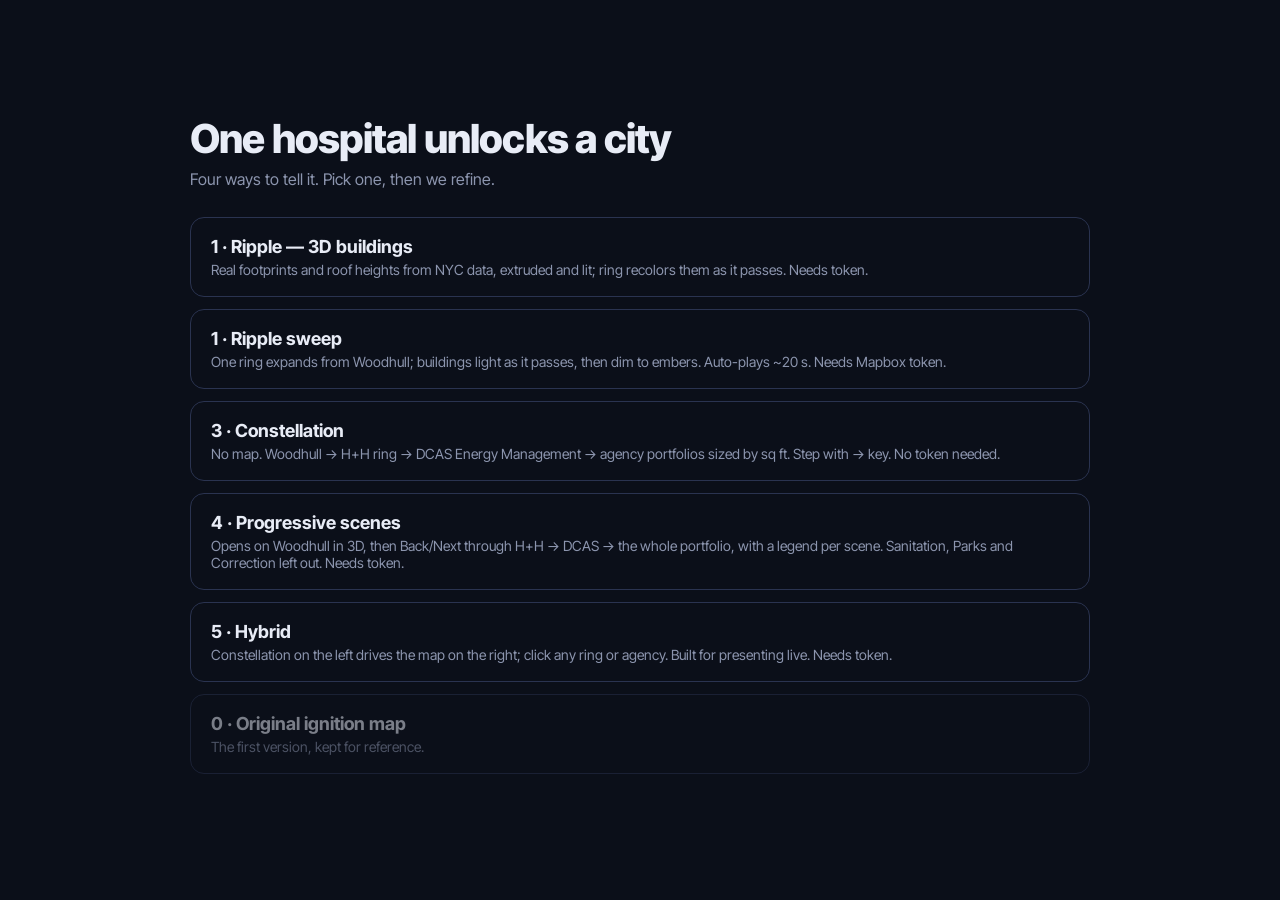
<file: index.html>
<!doctype html><html lang="en"><head><meta charset="utf-8"><title>INOVUES — visual options</title>
<link href="https://fonts.googleapis.com/css2?family=Inter+Tight:wght@400;600;800&display=swap" rel="stylesheet"><link rel="stylesheet" href="shared.css">
<style>body{display:grid;place-items:center}.grid{max-width:900px;padding:32px}.grid h1{font-size:40px;font-weight:800;letter-spacing:-.02em;margin:0 0 6px}.grid p{color:var(--muted);margin:0 0 28px}
.opt{display:block;text-decoration:none;color:var(--text);border:1px solid #2A3350;border-radius:14px;padding:18px 20px;margin-bottom:12px}.opt:hover{border-color:var(--cyan)}.opt b{font-size:18px}.opt span{display:block;color:var(--muted);font-size:14px;margin-top:4px}</style></head>
<body><div class="grid"><h1>One hospital unlocks a city</h1><p>Four ways to tell it. Pick one, then we refine.</p>
<a class="opt" href="ripple3d.html"><b>1 · Ripple — 3D buildings</b><span>Real footprints and roof heights from NYC data, extruded and lit; ring recolors them as it passes. Needs token.</span></a>
<a class="opt" href="ripple.html"><b>1 · Ripple sweep</b><span>One ring expands from Woodhull; buildings light as it passes, then dim to embers. Auto-plays ~20 s. Needs Mapbox token.</span></a>
<a class="opt" href="constellation.html"><b>3 · Constellation</b><span>No map. Woodhull → H+H ring → DCAS Energy Management → agency portfolios sized by sq ft. Step with → key. No token needed.</span></a>
<a class="opt" href="scenes.html"><b>4 · Progressive scenes</b><span>Opens on Woodhull in 3D, then Back/Next through H+H → DCAS → the whole portfolio, with a legend per scene. Sanitation, Parks and Correction left out. Needs token.</span></a>
<a class="opt" href="hybrid.html"><b>5 · Hybrid</b><span>Constellation on the left drives the map on the right; click any ring or agency. Built for presenting live. Needs token.</span></a>
<a class="opt" href="original.html" style="opacity:.5"><b>0 · Original ignition map</b><span>The first version, kept for reference.</span></a>
</div></body></html>
</file>
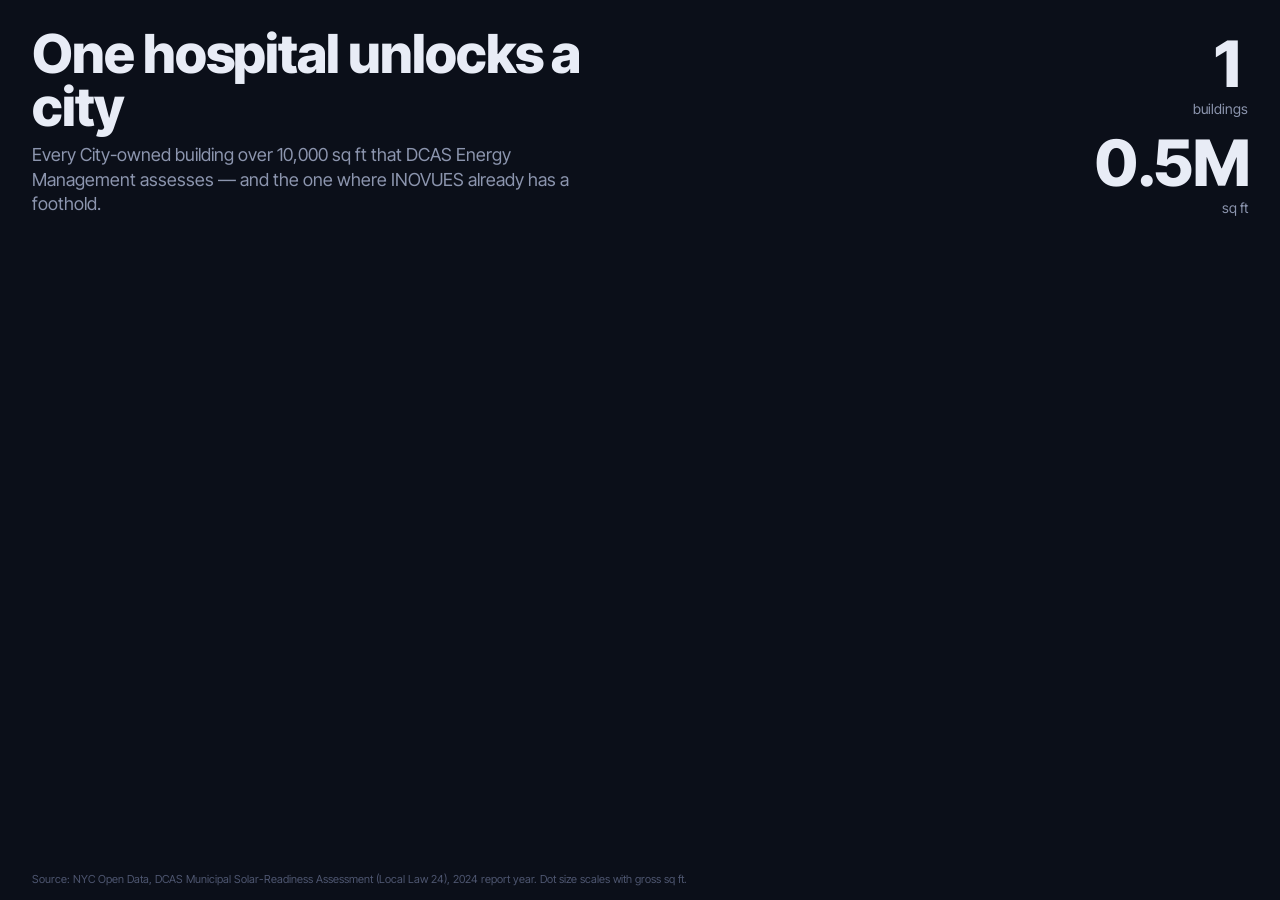
<file: original.html>
<!doctype html>
<html lang="en">
<head>
<meta charset="utf-8">
<meta name="viewport" content="width=device-width,initial-scale=1">
<title>One hospital unlocks a city — INOVUES</title>
<link href="https://api.mapbox.com/mapbox-gl-js/v3.6.0/mapbox-gl.css" rel="stylesheet">
<script src="https://api.mapbox.com/mapbox-gl-js/v3.6.0/mapbox-gl.js"></script>
<script src="config.js"></script>
<link rel="preconnect" href="https://fonts.googleapis.com">
<link href="https://fonts.googleapis.com/css2?family=Inter+Tight:wght@400;600;800&display=swap" rel="stylesheet">
<style>
  :root{
    --ink:#0B0F19; --panel:rgba(11,15,25,.72); --text:#E8ECF6; --muted:#8C95AE; --cyan:#00E5FF;
    --doe:#F5B942; --nypd:#5B8DEF; --fdny:#EF5B5B; --dpr:#6BCB77; --cuny:#C77DFF; --dsny:#A0A0A0;
    --dcas:#FFFFFF; --dot:#FF9F1C; --doc:#B5651D; --lib:#F2E863; --dep:#3ABEFF; --other:#8890A0;
  }
  html,body{margin:0;height:100%;background:var(--ink);font-family:"Inter Tight",system-ui,sans-serif;color:var(--text)}
  #map{position:absolute;inset:0}
  .mapboxgl-ctrl-logo,.mapboxgl-ctrl-attrib{opacity:.55}

  /* headline block */
  .head{position:absolute;left:32px;top:28px;max-width:min(560px,80vw);pointer-events:none}
  .head h1{font-size:clamp(28px,4.2vw,54px);font-weight:800;line-height:.98;letter-spacing:-.02em;margin:0 0 10px}
  .head p{margin:0;font-size:clamp(14px,1.4vw,19px);color:var(--muted);line-height:1.35}

  /* live counter */
  .count{position:absolute;right:32px;top:32px;text-align:right;pointer-events:none}
  .count .n{font-size:clamp(34px,5vw,64px);font-weight:800;letter-spacing:-.03em;line-height:1;font-variant-numeric:tabular-nums}
  .count .l{color:var(--muted);font-size:14px;margin-top:4px}
  .count .sq{margin-top:14px}

  /* caption */
  .cap{position:absolute;left:32px;bottom:44px;max-width:min(520px,84vw);pointer-events:none}
  .cap .wave{display:inline-block;padding:4px 10px;border-radius:999px;font-size:13px;font-weight:600;background:var(--cyan);color:#062028;margin-bottom:10px;opacity:0;transition:opacity .4s}
  .cap .txt{font-size:clamp(16px,1.7vw,22px);line-height:1.3;opacity:0;transition:opacity .5s}
  .cap.on .wave,.cap.on .txt{opacity:1}

  /* legend + controls */
  .legend{position:absolute;right:32px;bottom:44px;background:var(--panel);backdrop-filter:blur(8px);border-radius:12px;padding:14px 16px;font-size:13px;line-height:1.7;opacity:0;transition:opacity .6s;pointer-events:none}
  .legend.on{opacity:1;pointer-events:auto}
  .legend div{display:flex;align-items:center;gap:8px;white-space:nowrap}
  .legend i{width:10px;height:10px;border-radius:50%;display:inline-block}
  .legend .cols{display:grid;grid-template-columns:1fr 1fr;column-gap:22px}
  .replay{position:absolute;left:50%;bottom:44px;transform:translateX(-50%);background:var(--cyan);color:#062028;border:0;border-radius:999px;padding:10px 20px;font:600 14px "Inter Tight",sans-serif;cursor:pointer;opacity:0;pointer-events:none;transition:opacity .5s}
  .replay.on{opacity:1;pointer-events:auto}
  .replay:focus-visible{outline:3px solid #fff;outline-offset:2px}
  .src{position:absolute;left:32px;bottom:14px;font-size:11px;color:#4E5670;pointer-events:none}
  .err{position:absolute;inset:0;display:none;place-items:center;background:var(--ink);padding:24px;text-align:center;line-height:1.5}
  .err.on{display:grid}
  .err code{background:#1a2133;padding:2px 6px;border-radius:4px}
  @media (max-width:700px){.count{top:auto;bottom:140px;right:20px}.head{left:20px;top:20px}.cap{left:20px;bottom:100px}.legend{display:none}.src{left:20px}}
</style>
</head>
<body>
<div id="map"></div>

<div class="head">
  <h1>One hospital unlocks a city</h1>
  <p>Every City-owned building over 10,000 sq ft that DCAS Energy Management assesses — and the one where INOVUES already has a foothold.</p>
</div>

<div class="count">
  <div class="n" id="nb">1</div><div class="l">buildings</div>
  <div class="n sq" id="nsq">0.5M</div><div class="l">sq ft</div>
</div>

<div class="cap" id="cap"><span class="wave" id="capw">Today</span><div class="txt" id="capt"></div></div>

<div class="legend" id="legend">
  <div class="cols">
    <div><i style="background:var(--cyan)"></i>H+H hospitals</div><div><i style="background:var(--doe)"></i>DOE schools</div>
    <div><i style="background:var(--nypd)"></i>NYPD</div><div><i style="background:var(--fdny)"></i>FDNY</div>
    <div><i style="background:var(--dcas)"></i>DCAS</div><div><i style="background:var(--doc)"></i>DOC</div>
    <div><i style="background:var(--dpr)"></i>Parks</div><div><i style="background:var(--cuny)"></i>CUNY</div>
    <div><i style="background:var(--lib)"></i>Libraries</div><div><i style="background:var(--dep)"></i>DEP</div>
    <div><i style="background:var(--dot)"></i>DOT</div><div><i style="background:var(--dsny)"></i>Sanitation</div>
    <div><i style="background:var(--other)"></i>Other agencies</div>
  </div>
</div>
<button class="replay" id="replay">Replay</button>
<div class="src">Source: NYC Open Data, DCAS Municipal Solar-Readiness Assessment (Local Law 24), 2024 report year. Dot size scales with gross sq ft.</div>
<div class="err" id="err"><div>Mapbox token missing. Open <code>config.js</code> and paste your public token, then reload.</div></div>

<script>
// ---------- setup ----------
const WOODHULL=[-73.941604,40.700528];
const CITY={center:[-73.93,40.70],zoom:9.9,pitch:0,bearing:0};
const reduced=matchMedia('(prefers-reduced-motion: reduce)').matches;

if(!window.MAPBOX_TOKEN||window.MAPBOX_TOKEN.startsWith('PASTE')){document.getElementById('err').classList.add('on');}
mapboxgl.accessToken=window.MAPBOX_TOKEN;

const map=new mapboxgl.Map({
  container:'map',style:'mapbox://styles/mapbox/dark-v11',
  center:WOODHULL,zoom:14.5,pitch:55,bearing:-20,antialias:true,attributionControl:true
});
map.scrollZoom.disable();

// storyline: [startT, endT, waveLabel, caption]  (T is 0..1 across the ignition)
const STORY=[
  [0.00,0.00,'Today','Woodhull Hospital, Brooklyn. 1,134 secondary window units, NYSERDA-funded, in fabrication. One building, one proof point.'],
  [0.00,0.25,'Same owner','NYC Health + Hospitals runs 66 more buildings on this list. A working install at Woodhull is the reference every one of them will ask for.'],
  [0.25,0.50,'Same buyer','DCAS Energy Management funds envelope retrofits across every agency — courthouses, precincts, firehouses, jails. Same checkbook, same approval path.'],
  [0.50,0.75,'Same building type','1,329 DOE school buildings: single-pane glass, deferred maintenance, occupied year-round. The largest slice of the portfolio.'],
  [0.75,1.00,'The rest of the portfolio','Parks, CUNY, libraries, DEP, DOT, Sanitation. 2,547 buildings, 196 million sq ft — reached through one relationship.'],
];

let feats=null, totals={n:0,sq:0}, anim=null;

const COLOR=['match',['get','agency'],
  'H+H','#00E5FF','DOE','#F5B942','NYPD','#5B8DEF','FDNY','#EF5B5B','DPR','#6BCB77','CUNY','#C77DFF',
  'DSNY','#A0A0A0','DCAS','#FFFFFF','DOT','#FF9F1C','DOC','#B5651D','Libraries','#F2E863','DEP','#3ABEFF','#8890A0'];
const RADIUS=['interpolate',['linear'],['zoom'],
  9,['interpolate',['linear'],['get','sqft'],10000,2,150000,4,600000,8],
  14,['interpolate',['linear'],['get','sqft'],10000,5,150000,10,600000,18]];

map.on('load',async()=>{
  const r=await fetch('buildings.json'); feats=await r.json();
  map.addSource('b',{type:'geojson',data:feats});
  map.addSource('wood',{type:'geojson',data:{type:'FeatureCollection',features:[{type:'Feature',geometry:{type:'Point',coordinates:WOODHULL}}]}});

  // pulse rings under Woodhull
  map.addLayer({id:'pulse',type:'circle',source:'wood',paint:{'circle-color':'#00E5FF','circle-opacity':0.35,'circle-radius':10,'circle-blur':0.6}});
  // all buildings, opacity driven by t
  map.addLayer({id:'dots',type:'circle',source:'b',paint:{
    'circle-color':COLOR,'circle-radius':RADIUS,'circle-opacity':0,'circle-stroke-width':0}});
  // Woodhull marker on top
  map.addLayer({id:'woodpt',type:'circle',source:'wood',paint:{'circle-color':'#FFFFFF','circle-radius':7,'circle-stroke-color':'#00E5FF','circle-stroke-width':3}});

  map.on('mousemove','dots',e=>{const p=e.features[0].properties; map.getCanvas().style.cursor='pointer'; tip.innerHTML=`<b>${p.name}</b><br>${p.agency} · ${(p.sqft/1000).toFixed(0)}k sq ft`; tip.style.display='block'; tip.style.left=e.point.x+14+'px'; tip.style.top=e.point.y+14+'px';});
  map.on('mouseleave','dots',()=>{map.getCanvas().style.cursor=''; tip.style.display='none';});

  run();
});

const tip=document.createElement('div'); Object.assign(tip.style,{position:'absolute',display:'none',background:'rgba(11,15,25,.9)',color:'#E8ECF6',padding:'6px 10px',borderRadius:'8px',fontSize:'12px',pointerEvents:'none',lineHeight:'1.4'}); document.body.appendChild(tip);

// ---------- animation ----------
function setT(T){
  // dots with t <= T are lit; a soft 4% ramp gives each dot a fade-in
  map.setPaintProperty('dots','circle-opacity',['interpolate',['linear'],['get','t'],Math.max(0,T-0.04),0,T,0.85]);
  // counters
  let n=0,sq=0; for(const f of feats.features){ if(f.properties.t<=T){n++;sq+=f.properties.sqft;} }
  document.getElementById('nb').textContent=n.toLocaleString();
  document.getElementById('nsq').textContent=(sq/1e6).toFixed(1)+'M';
}
function caption(i){
  const s=STORY[i]; const c=document.getElementById('cap');
  c.classList.remove('on'); setTimeout(()=>{document.getElementById('capw').textContent=s[2]; document.getElementById('capt').textContent=s[3]; c.classList.add('on');},350);
}
function pulse(ts){
  const k=(ts/1400)%1; map.setPaintProperty('pulse','circle-radius',10+k*40); map.setPaintProperty('pulse','circle-opacity',0.45*(1-k));
  anim=requestAnimationFrame(pulse);
}
function run(){
  cancelAnimationFrame(anim); document.getElementById('legend').classList.remove('on'); document.getElementById('replay').classList.remove('on');
  map.jumpTo({center:WOODHULL,zoom:14.5,pitch:55,bearing:-20});
  setT(0); caption(0); pulse(0);
  if(reduced){ finish(); return; }
  // hold on Woodhull, then pull back to the city
  setTimeout(()=>{
    map.flyTo({...CITY,duration:5000,essential:true,curve:1.4});
  },3200);
  // ignition timeline: 16 s across 4 waves
  const START=performance.now()+6500, DUR=16000; let stage=0;
  function step(now){
    const T=Math.min(1,(now-START)/DUR);
    if(T>=0){ setT(T); const s=STORY.findIndex((s,i)=>i>0&&T>=s[0]&&T<s[1]); if(s>stage){stage=s;caption(s);} }
    if(T<1) anim2=requestAnimationFrame(step); else finish();
  }
  let anim2=requestAnimationFrame(step);
}
function finish(){
  setT(1); caption(4);
  cancelAnimationFrame(anim); map.setPaintProperty('pulse','circle-opacity',0);
  document.getElementById('legend').classList.add('on'); document.getElementById('replay').classList.add('on');
  map.scrollZoom.enable();
}
document.getElementById('replay').addEventListener('click',run);
addEventListener('keydown',e=>{ if(e.code==='Space'&&document.getElementById('replay').classList.contains('on')){e.preventDefault();run();} });
</script>
</body>
</html>
</file>
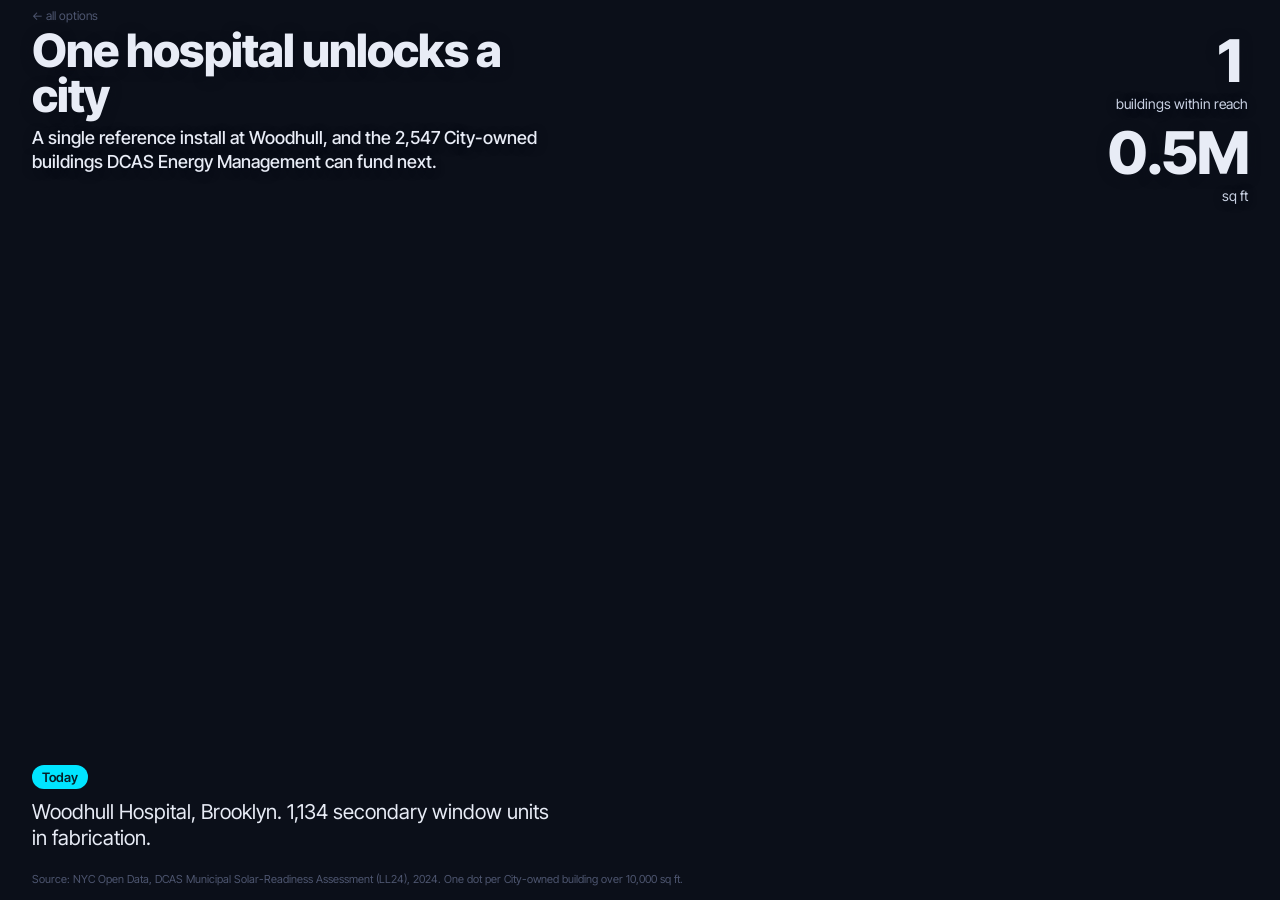
<file: ripple.html>
<!doctype html>
<html lang="en"><head>
<meta charset="utf-8"><meta name="viewport" content="width=device-width,initial-scale=1">
<title>Ripple — One hospital unlocks a city</title>
<link href="https://api.mapbox.com/mapbox-gl-js/v3.6.0/mapbox-gl.css" rel="stylesheet">
<script src="https://api.mapbox.com/mapbox-gl-js/v3.6.0/mapbox-gl.js"></script>
<link href="https://fonts.googleapis.com/css2?family=Inter+Tight:wght@400;600;800&display=swap" rel="stylesheet">
<link rel="stylesheet" href="shared.css">
<script src="config.js"></script><script src="shared.js"></script>
</head><body>
<a class="back" href="index.html">← all options</a>
<div id="map"></div>
<div class="head"><h1>One hospital unlocks a city</h1><p>A single reference install at Woodhull, and the 2,547 City-owned buildings DCAS Energy Management can fund next.</p></div>
<div class="count"><div class="n" id="nb">1</div><div class="l">buildings within reach</div><div class="n sq" id="nsq">0.5M</div><div class="l">sq ft</div></div>
<div class="cap on"><span class="wave" id="capw">Today</span><div class="txt" id="capt">Woodhull Hospital, Brooklyn. 1,134 secondary window units in fabrication.</div></div>
<div class="controls"><button class="btn" id="replay" style="opacity:0;pointer-events:none">Replay</button></div>
<div class="src">Source: NYC Open Data, DCAS Municipal Solar-Readiness Assessment (LL24), 2024. One dot per City-owned building over 10,000 sq ft.</div>
<div class="err" id="err"><div>Mapbox token missing. Open <code>config.js</code>, paste your public token, reload.</div></div>
<script>
const {WOODHULL,COLOR_EXPR,reduced,tokenOk,makeMap,loadData,kmFromWoodhull,circlePolygon,tooltip}=INV;
tokenOk();
const map=makeMap({center:WOODHULL,zoom:13.8,pitch:45,bearing:-15}); map.scrollZoom.disable();
const MAXKM=38, DUR=18000;
const CAPS=[[0,'Today','Woodhull Hospital, Brooklyn. 1,134 secondary window units in fabrication.'],
 [2,'Next door','Kings County, Woodhull, Cumberland — the H+H network starts within a few miles.'],
 [8,'Across the river','Courthouses, precincts, firehouses, schools. Same buyer for all of them: DCAS Energy Management.'],
 [18,'Citywide','Every borough. 2,547 buildings, 196 million sq ft, one approval path.']];
let feats, anim, capIdx=0;
map.on('load',async()=>{
  const d=await loadData(); feats=d.buildings;
  for(const f of feats.features){ f.properties.d=+kmFromWoodhull(...f.geometry.coordinates).toFixed(3); }
  feats.features.sort((a,b)=>a.properties.d-b.properties.d);
  map.addSource('b',{type:'geojson',data:feats});
  map.addSource('ring',{type:'geojson',data:circlePolygon(WOODHULL,0.01)});
  map.addLayer({id:'ringfill',type:'fill',source:'ring',paint:{'fill-color':'#00E5FF','fill-opacity':0.04}});
  map.addLayer({id:'ring',type:'line',source:'ring',paint:{'line-color':'#00E5FF','line-width':2,'line-opacity':.9,'line-blur':1}});
  map.addLayer({id:'dots',type:'circle',source:'b',paint:{'circle-color':COLOR_EXPR,'circle-opacity':0,
    'circle-radius':['interpolate',['linear'],['zoom'],9,['interpolate',['linear'],['get','sqft'],10000,1.6,300000,4,1000000,7],14,['interpolate',['linear'],['get','sqft'],10000,4,300000,10,1000000,16]],
    'circle-stroke-width':0}});
  map.addSource('wood',{type:'geojson',data:{type:'FeatureCollection',features:[{type:'Feature',geometry:{type:'Point',coordinates:WOODHULL}}]}});
  map.addLayer({id:'woodpt',type:'circle',source:'wood',paint:{'circle-color':'#fff','circle-radius':6,'circle-stroke-color':'#00E5FF','circle-stroke-width':3}});
  tooltip(map,'dots'); run();
});
function setR(km){
  map.getSource('ring').setData(circlePolygon(WOODHULL,Math.max(0.01,km)));
  // behind the ring: faint ember (0.28) · at the ring: bright band (1) · ahead: dark
  const band=Math.max(0.6, km*0.06);
  let xs=[0,km-band*1.6,km-band*0.4,km,km+0.05], ys=[0.28,0.28,1,1,0];
  for(let i=1;i<xs.length;i++) if(xs[i]<=xs[i-1]) xs[i]=xs[i-1]+0.001;   // stops must strictly increase
  map.setPaintProperty('dots','circle-opacity',['interpolate',['linear'],['get','d'],...xs.flatMap((x,i)=>[x,ys[i]])]);
  let n=0,sq=0; for(const f of feats.features){ if(f.properties.d<=km){n++;sq+=f.properties.sqft;} else break; }
  document.getElementById('nb').textContent=Math.max(1,n).toLocaleString(); document.getElementById('nsq').textContent=(Math.max(sq,5e5)/1e6).toFixed(1)+'M';
  const c=[...CAPS].reverse().find(c=>km>=c[0]); const i=CAPS.indexOf(c);
  if(i!==capIdx){capIdx=i; const cap=document.querySelector('.cap'); cap.classList.remove('on'); setTimeout(()=>{document.getElementById('capw').textContent=c[1]; document.getElementById('capt').textContent=c[2]; cap.classList.add('on');},300);}
}
function run(){
  cancelAnimationFrame(anim); document.getElementById('replay').style.opacity=0; document.getElementById('replay').style.pointerEvents='none';
  map.jumpTo({center:WOODHULL,zoom:13.8,pitch:45,bearing:-15}); capIdx=-1; setR(0);
  if(reduced){ finish(); return; }
  // camera tracks the ring: pull back as it grows
  setTimeout(()=>map.flyTo({center:[-73.92,40.72],zoom:9.9,pitch:0,bearing:0,duration:DUR*0.85,curve:1.2,essential:true}),1200);
  const t0=performance.now()+1200;
  (function step(now){ const T=Math.min(1,Math.max(0,(now-t0)/DUR)); const e=1-Math.pow(1-T,2.2); setR(e*MAXKM); if(T<1) anim=requestAnimationFrame(step); else finish(); })(performance.now());
}
function finish(){ setR(MAXKM); map.setPaintProperty('dots','circle-opacity',0.7); map.setPaintProperty('ring','line-opacity',0); map.setPaintProperty('ringfill','fill-opacity',0);
  const b=document.getElementById('replay'); b.style.opacity=1; b.style.pointerEvents='auto'; map.scrollZoom.enable(); }
document.getElementById('replay').onclick=run;
</script></body></html>
</file>
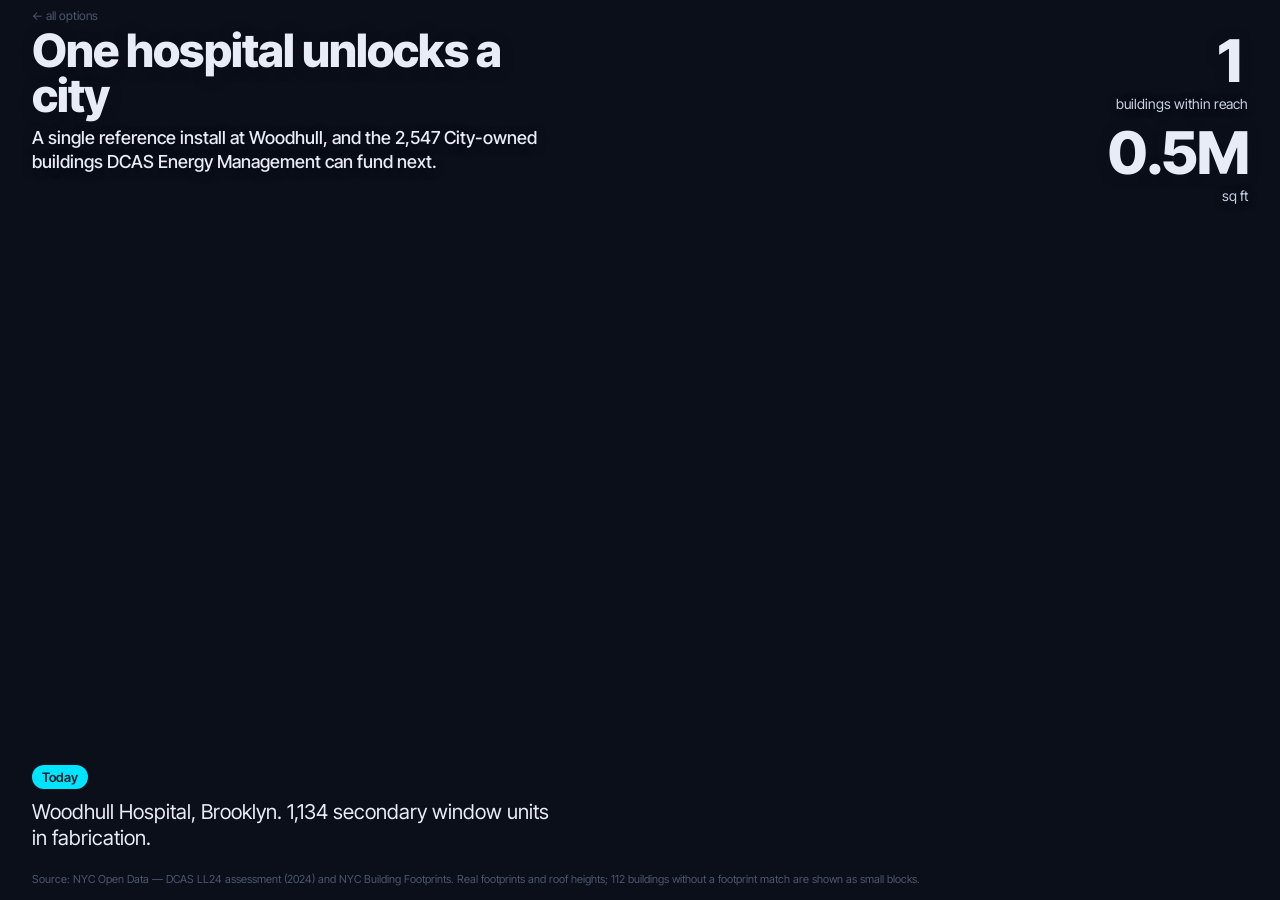
<file: ripple3d.html>
<!doctype html>
<html lang="en"><head>
<meta charset="utf-8"><meta name="viewport" content="width=device-width,initial-scale=1">
<title>Ripple 3D — One hospital unlocks a city</title>
<link href="https://api.mapbox.com/mapbox-gl-js/v3.6.0/mapbox-gl.css" rel="stylesheet">
<script src="https://api.mapbox.com/mapbox-gl-js/v3.6.0/mapbox-gl.js"></script>
<link href="https://fonts.googleapis.com/css2?family=Inter+Tight:wght@400;600;800&display=swap" rel="stylesheet">
<link rel="stylesheet" href="shared.css">
<script src="config.js"></script><script src="shared.js"></script>
</head><body>
<a class="back" href="index.html">← all options</a>
<div id="map"></div>
<div class="head"><h1>One hospital unlocks a city</h1><p>A single reference install at Woodhull, and the 2,547 City-owned buildings DCAS Energy Management can fund next.</p></div>
<div class="count"><div class="n" id="nb">1</div><div class="l">buildings within reach</div><div class="n sq" id="nsq">0.5M</div><div class="l">sq ft</div></div>
<div class="cap on"><span class="wave" id="capw">Today</span><div class="txt" id="capt">Woodhull Hospital, Brooklyn. 1,134 secondary window units in fabrication.</div></div>
<div class="controls"><button class="btn" id="replay" style="opacity:0;pointer-events:none">Replay</button></div>
<div class="src">Source: NYC Open Data — DCAS LL24 assessment (2024) and NYC Building Footprints. Real footprints and roof heights; 112 buildings without a footprint match are shown as small blocks.</div>
<div class="err" id="err"><div>Mapbox token missing. Open <code>config.js</code>, paste your public token, reload.</div></div>
<script>
const {WOODHULL,COLORS,reduced,tokenOk,makeMap,loadData,kmFromWoodhull,circlePolygon,tooltip}=INV; tokenOk();
const START={center:WOODHULL,zoom:15.3,pitch:62,bearing:-28}, END={center:[-73.92,40.72],zoom:10.4,pitch:48,bearing:-12};
const map=makeMap(START); map.scrollZoom.disable();
const MAXKM=38, DUR=20000, DARK='#232B3D', BASE='#171D2C';
// dim (ember) version of each agency colour: 45% toward the dark base
function mix(a,b,t){const p=x=>parseInt(x,16); const A=[1,3,5].map(i=>p(a.slice(i,i+2))), B=[1,3,5].map(i=>p(b.slice(i,i+2))); return '#'+A.map((v,i)=>Math.round(v+(B[i]-v)*t).toString(16).padStart(2,'0')).join('');}
const BRIGHT=['match',['get','agency'],...Object.entries(COLORS).flatMap(([k,v])=>[k,v]).slice(0,-2),COLORS.Other];
const EMBER=['match',['get','agency'],...Object.entries(COLORS).flatMap(([k,v])=>[k,mix(v,BASE,0.55)]).slice(0,-2),mix(COLORS.Other,BASE,0.55)];
const CAPS=[[0,'Today','Woodhull Hospital, Brooklyn. 1,134 secondary window units in fabrication.'],
 [2,'Next door','Kings County, Woodhull, Cumberland — the H+H network starts within a few miles.'],
 [8,'Across the river','Courthouses, precincts, firehouses, schools. Same buyer for all of them: DCAS Energy Management.'],
 [18,'Citywide','Every borough. 2,547 buildings, 196 million sq ft, one approval path.']];
let pts, fps, anim, capIdx=-1;
map.on('load',async()=>{
  const d=await loadData(); pts=d.buildings; fps=await fetch('footprints.json').then(r=>r.json());
  for(const f of pts.features) f.properties.d=+kmFromWoodhull(...f.geometry.coordinates).toFixed(3);
  pts.features.sort((a,b)=>a.properties.d-b.properties.d);
  map.setLight({anchor:'map',color:'#dfe8ff',intensity:0.55,position:[1.4,120,55]});
  const labelLayer=map.getStyle().layers.find(l=>l.type==='symbol'&&l.layout&&l.layout['text-field'])?.id;
  // every other building in the city: dark grey mass
  map.addLayer({id:'city3d',type:'fill-extrusion',source:'composite','source-layer':'building',filter:['==',['get','extrude'],'true'],minzoom:11,
    paint:{'fill-extrusion-color':BASE,'fill-extrusion-height':['get','height'],'fill-extrusion-base':['get','min_height'],'fill-extrusion-opacity':0.85,'fill-extrusion-vertical-gradient':true}},labelLayer);
  map.addSource('fp',{type:'geojson',data:fps});
  map.addLayer({id:'targets3d',type:'fill-extrusion',source:'fp',paint:{'fill-extrusion-color':DARK,'fill-extrusion-height':['+',['get','h'],2],'fill-extrusion-base':0,'fill-extrusion-opacity':0.96,'fill-extrusion-vertical-gradient':true,'fill-extrusion-ambient-occlusion-intensity':0.4}},labelLayer);
  // glow markers carry the story at city scale, where 3D shapes are tiny
  map.addSource('pt',{type:'geojson',data:pts});
  map.addLayer({id:'glow',type:'circle',source:'pt',paint:{'circle-color':DARK,'circle-blur':0.5,
    'circle-radius':['interpolate',['linear'],['zoom'],9,['interpolate',['linear'],['get','sqft'],10000,2,300000,5,1000000,8],12,['interpolate',['linear'],['get','sqft'],10000,6,300000,12,1000000,18]],
    'circle-opacity':['interpolate',['linear'],['zoom'],11,0.9,13,0]}});
  map.addSource('ring',{type:'geojson',data:circlePolygon(WOODHULL,0.01)});
  map.addLayer({id:'ringfill',type:'fill',source:'ring',paint:{'fill-color':'#00E5FF','fill-opacity':0.035}});
  map.addLayer({id:'ring',type:'line',source:'ring',paint:{'line-color':'#00E5FF','line-width':2.5,'line-opacity':.9,'line-blur':1.2}});
  tooltip(map,'targets3d'); run();
});
function colorExpr(km){
  const band=Math.max(0.6,km*0.06);
  // ahead of the ring: dark · inside the band: bright agency colour · behind: ember
  return ['case',['==',['get','wood'],1],COLORS['H+H'],['>',['get','d'],km],DARK,['>',['get','d'],km-band],BRIGHT,EMBER];
}
function setR(km){
  map.getSource('ring').setData(circlePolygon(WOODHULL,Math.max(0.01,km)));
  const c=colorExpr(km); map.setPaintProperty('targets3d','fill-extrusion-color',c); map.setPaintProperty('glow','circle-color',c);
  let n=0,sq=0; for(const f of pts.features){ if(f.properties.d<=km){n++;sq+=f.properties.sqft;} else break; }
  document.getElementById('nb').textContent=Math.max(1,n).toLocaleString(); document.getElementById('nsq').textContent=(Math.max(sq,5e5)/1e6).toFixed(1)+'M';
  const cp=[...CAPS].reverse().find(c=>km>=c[0]); const i=CAPS.indexOf(cp);
  if(i!==capIdx){capIdx=i; const cap=document.querySelector('.cap'); cap.classList.remove('on'); setTimeout(()=>{document.getElementById('capw').textContent=cp[1]; document.getElementById('capt').textContent=cp[2]; cap.classList.add('on');},300);}
}
function run(){
  cancelAnimationFrame(anim); const b=document.getElementById('replay'); b.style.opacity=0; b.style.pointerEvents='none';
  map.jumpTo(START); capIdx=-1; setR(0); map.setPaintProperty('ring','line-opacity',.9); map.setPaintProperty('ringfill','fill-opacity',.035);
  if(reduced){ finish(); return; }
  setTimeout(()=>map.flyTo({...END,duration:DUR*0.85,curve:1.15,essential:true}),1800);
  const t0=performance.now()+1800;
  (function step(now){ const T=Math.min(1,Math.max(0,(now-t0)/DUR)); const e=1-Math.pow(1-T,2.2); setR(e*MAXKM); if(T<1) anim=requestAnimationFrame(step); else finish(); })(performance.now());
}
function finish(){
  setR(MAXKM); const b=document.getElementById('replay'); b.style.opacity=1; b.style.pointerEvents='auto';
  map.setPaintProperty('targets3d','fill-extrusion-color',['case',['==',['get','wood'],1],'#FFFFFF',BRIGHT]); map.setPaintProperty('glow','circle-color',BRIGHT);
  map.setPaintProperty('ring','line-opacity',0); map.setPaintProperty('ringfill','fill-opacity',0); map.scrollZoom.enable();
}
document.getElementById('replay').onclick=run;
</script></body></html>
</file>
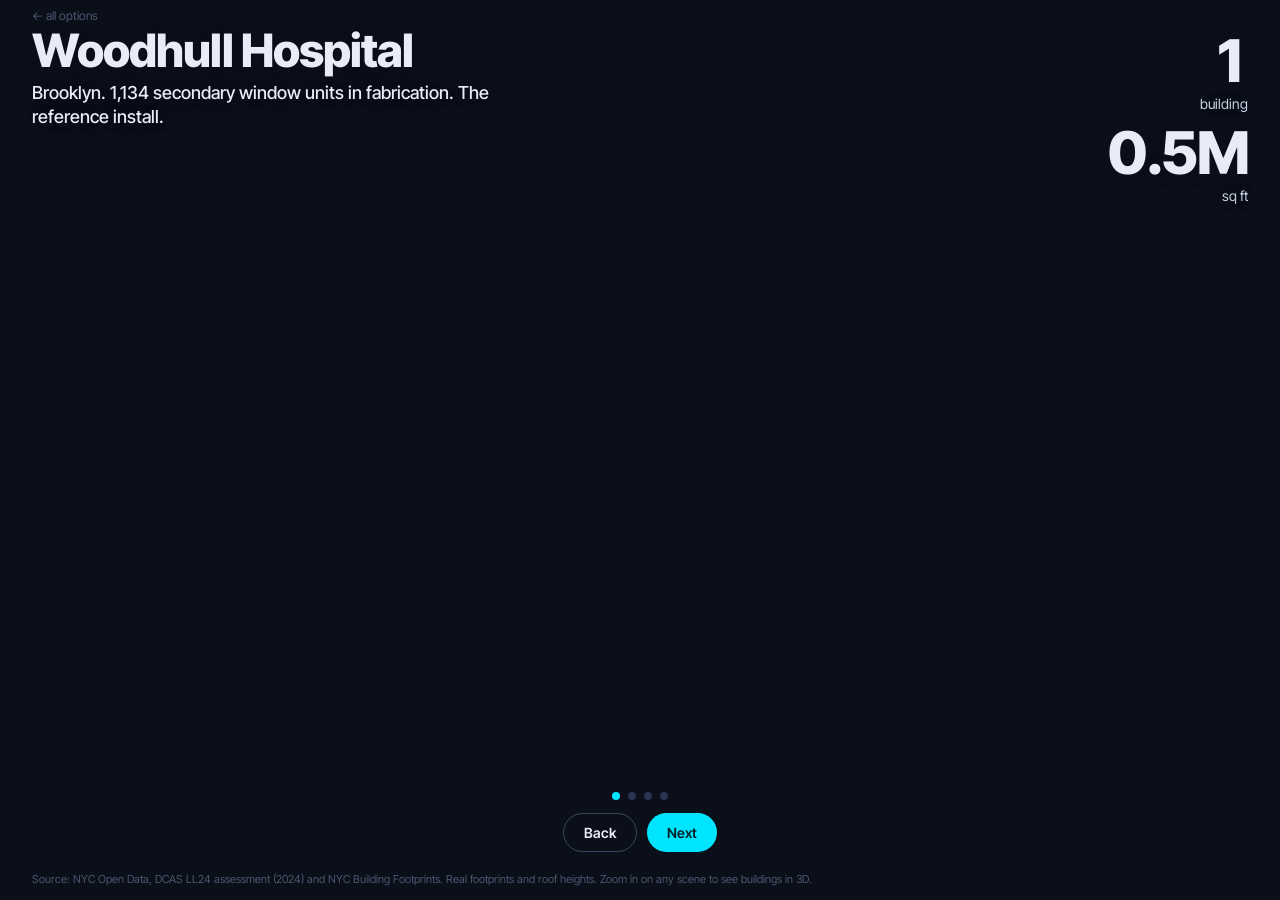
<file: scenes.html>
<!doctype html>
<html lang="en"><head>
<meta charset="utf-8"><meta name="viewport" content="width=device-width,initial-scale=1">
<title>Scenes — One hospital unlocks a city</title>
<link href="https://api.mapbox.com/mapbox-gl-js/v3.6.0/mapbox-gl.css" rel="stylesheet">
<script src="https://api.mapbox.com/mapbox-gl-js/v3.6.0/mapbox-gl.js"></script>
<link href="https://fonts.googleapis.com/css2?family=Inter+Tight:wght@400;600;800&display=swap" rel="stylesheet">
<link rel="stylesheet" href="shared.css">
<script src="config.js"></script><script src="shared.js"></script>
<style>
  .dots{position:absolute;left:50%;bottom:100px;transform:translateX(-50%);display:flex;gap:8px;z-index:3}.dots i{width:8px;height:8px;border-radius:50%;background:#2A3350}.dots i.on{background:var(--cyan)}
  .legend{position:absolute;right:32px;bottom:48px;z-index:2;background:var(--panel);backdrop-filter:blur(8px);border:1px solid #1C2235;border-radius:12px;padding:12px 14px;min-width:200px;max-width:280px;pointer-events:none;
    opacity:0;transform:translateY(10px);transition:opacity .5s,transform .5s}
  .legend.on{opacity:1;transform:none}
  .legend h3{margin:0 0 8px;font-size:11px;font-weight:600;letter-spacing:.08em;text-transform:uppercase;color:var(--muted)}
  .legend .row{display:flex;align-items:center;gap:9px;font-size:13px;line-height:1.25;padding:3px 0}
  .legend .sw{width:14px;height:14px;border-radius:4px;flex:none;box-shadow:0 0 8px currentColor}
  .legend .sw.dim{box-shadow:none;border:1px solid #3A4460}
  .legend .n{margin-left:auto;padding-left:10px;color:var(--muted);font-size:12px;font-variant-numeric:tabular-nums}
  @media (max-width:700px){.legend{right:20px;bottom:150px;max-width:200px;font-size:12px}.count{bottom:auto;top:20px}}
</style>
</head><body>
<a class="back" href="index.html">← all options</a>
<div id="map"></div>
<div class="head"><h1 id="h">Woodhull Hospital</h1><p id="p">Brooklyn. 1,134 secondary window units in fabrication. The reference install.</p></div>
<div class="count"><div class="n" id="nb">1</div><div class="l" id="nl">building</div><div class="n sq" id="nsq">0.5M</div><div class="l">sq ft</div></div>
<div class="legend" id="legend"><h3>What you're seeing</h3><div id="lrows"></div></div>
<div class="dots" id="pips"><i class="on"></i><i></i><i></i><i></i></div>
<div class="controls"><button class="btn ghost" id="prev">Back</button><button class="btn" id="next">Next</button></div>
<div class="src">Source: NYC Open Data, DCAS LL24 assessment (2024) and NYC Building Footprints. Real footprints and roof heights. Zoom in on any scene to see buildings in 3D.</div>
<div class="err" id="err"><div>Mapbox token missing. Open <code>config.js</code>, paste your public token, reload.</div></div>
<script>
const {WOODHULL,COLOR_EXPR,COLORS,LABELS,tokenOk,makeMap,loadData,tooltip}=INV; tokenOk();
const map=makeMap({center:WOODHULL,zoom:15.2,pitch:60,bearing:-30});
const EXCLUDE=['DSNY','DPR','DOC'];            // agencies left out of this story (Sanitation, Parks, Correction)
const CIVIC=['DCAS','NYPD','FDNY'], DARK='#232B3D', BASE='#171D2C';
const SCENES=[
 {h:'Woodhull Hospital',p:'Brooklyn. 1,134 secondary window units in fabrication. The reference install.',
  cam:{center:WOODHULL,zoom:15.2,pitch:60,bearing:-30},label:'building'},
 {h:'Same owner: NYC Health + Hospitals',p:'67 more buildings across the five boroughs. The Woodhull install is the reference every one of them will ask to see.',
  cam:{center:[-73.93,40.72],zoom:10.3,pitch:30,bearing:-10},label:'H+H buildings'},
 {h:'Same buyer: DCAS Energy Management',p:'Courthouses, precincts, firehouses, the Municipal Building. DCAS funds envelope retrofits for all of them — one checkbook, one approval path.',
  cam:{center:[-73.96,40.72],zoom:10.7,pitch:50,bearing:-20},label:'H+H + civic buildings',dur:3400},
 {h:'The whole portfolio',p:'2,296 City-owned buildings, 186 million sq ft — most of it schools. Reached through one relationship. Zoom in to see them.',
  cam:{center:[-73.93,40.70],zoom:9.8,pitch:0,bearing:0},label:'buildings',dur:4200}
];
let feats, agg, markers=[], cur=0;
map.on('load',async()=>{
  const d=await loadData(); feats=d.buildings; agg=d.agg;
  let fps=await fetch('footprints.json').then(r=>r.json());
  // drop the excluded agencies everywhere: points, footprints, agency list, borough cards, totals
  const keep=f=>!EXCLUDE.includes(f.properties.agency);
  feats={...feats,features:feats.features.filter(keep)}; fps={...fps,features:fps.features.filter(keep)};
  agg.agencies=agg.agencies.filter(a=>!EXCLUDE.includes(a.grp));
  agg.total_n=agg.agencies.reduce((s,a)=>s+a.n,0); agg.total_sqft=agg.agencies.reduce((s,a)=>s+a.sqft,0);
  for(const b of agg.boroughs){ const rows=Object.entries(agg.by_borough_agency[b.Borough]).filter(([g])=>!EXCLUDE.includes(g)); b.n=rows.reduce((s,[,v])=>s+v[0],0); b.sqft=+rows.reduce((s,[,v])=>s+v[1],0).toFixed(1); }
  map.setLight({anchor:'map',color:'#dfe8ff',intensity:0.55,position:[1.4,120,55]});
  const labelLayer=map.getStyle().layers.find(l=>l.type==='symbol'&&l.layout&&l.layout['text-field'])?.id;
  // every other building in the city: a dark grey mass, so the lit ones read as figure against ground
  map.addLayer({id:'city3d',type:'fill-extrusion',source:'composite','source-layer':'building',filter:['==',['get','extrude'],'true'],minzoom:11,
    paint:{'fill-extrusion-color':BASE,'fill-extrusion-height':['get','height'],'fill-extrusion-base':['get','min_height'],'fill-extrusion-opacity':0.85,'fill-extrusion-vertical-gradient':true}},labelLayer);
  // the 2,328 City-owned buildings as real 3D footprints; only the current scene's set is coloured
  map.addSource('fp',{type:'geojson',data:fps});
  map.addLayer({id:'targets3d',type:'fill-extrusion',source:'fp',paint:{'fill-extrusion-color':DARK,'fill-extrusion-height':['+',['get','h'],2],'fill-extrusion-base':0,
    'fill-extrusion-opacity':0.96,'fill-extrusion-vertical-gradient':true,'fill-extrusion-ambient-occlusion-intensity':0.4}},labelLayer);
  // dots carry the story at city scale, then hand over to the 3D shapes as you zoom in
  map.addSource('b',{type:'geojson',data:feats});
  map.addLayer({id:'dots',type:'circle',source:'b',paint:{'circle-color':COLOR_EXPR,'circle-opacity':0.9,
    'circle-radius':['interpolate',['linear'],['zoom'],9,['interpolate',['linear'],['get','sqft'],10000,2.5,300000,6,1000000,10],14,['interpolate',['linear'],['get','sqft'],10000,5,300000,12,1000000,20]],
    'circle-stroke-color':'#0B0F19','circle-stroke-width':0.8}});
  tooltip(map,'dots'); tooltip(map,'targets3d');
  // borough totals for the last scene
  for(const b of agg.boroughs){ const el=document.createElement('div'); el.className='boro'; el.innerHTML=`<b>${b.n}</b><span>${b.Borough} · ${b.sqft.toFixed(1)}M sq ft</span>`;
    const m=new mapboxgl.Marker({element:el}).setLngLat([b.lon,b.lat]); markers.push(m); }
  map.on('zoom',updateZoom);
  show(0);
});
const clamp=(x)=>Math.max(0,Math.min(1,x));
function updateZoom(){
  const z=map.getZoom();
  const hi=clamp((13.5-z)/1.5);                       // dots fade out as the 3D footprints take over
  const lo=cur===3?clamp((z-10.6)/1.2):1;             // last scene: dots only appear once you zoom past the borough cards
  map.setPaintProperty('dots','circle-opacity',0.9*hi*lo);
  if(cur===3) markers.forEach(m=>m.getElement().style.opacity=clamp((11.2-z)/1));
}
// cumulative: each scene keeps everything the previous one lit
const SHOWN=[['H+H'],['H+H',...CIVIC]];
function inScene(i,p){ return i===0?p.wood===1:i===3?true:SHOWN[i-1].includes(p.agency); }
function sceneFilter(i){ return i===0?['==',['get','wood'],1]:i===3?null:['in',['get','agency'],['literal',SHOWN[i-1]]]; }
function legendFor(i){
  const rows=[];
  const swatch=(c,l,n,dim)=>`<div class="row"><span class="sw${dim?' dim':''}" style="background:${c};color:${c}"></span><span>${l}</span>${n?`<span class="n">${n}</span>`:''}</div>`;
  if(i===0){ rows.push(swatch(COLORS['H+H'],'Woodhull Hospital · INOVUES install')); rows.push(swatch(DARK,'Other City-owned buildings','',true)); }
  else{
    const grps=i===3?agg.agencies.slice().sort((a,b)=>b.sqft-a.sqft).map(a=>a.grp):SHOWN[i-1];
    for(const g of grps){ const a=agg.agencies.find(x=>x.grp===g); rows.push(swatch(COLORS[g],LABELS[g],a?`${a.n}`:'')); }
    if(i===2) rows.push(swatch(DARK,'Not in this scene','',true).replace('class="row"','class="row" style="margin-top:4px"'));
  }
  const L=document.getElementById('legend'); L.classList.remove('on');
  setTimeout(()=>{ document.getElementById('lrows').innerHTML=rows.join(''); L.classList.add('on'); },350);
}
function show(i){
  cur=i; const s=SCENES[i];
  document.getElementById('h').textContent=s.h; document.getElementById('p').textContent=s.p;
  document.querySelectorAll('#pips i').forEach((p,k)=>p.classList.toggle('on',k===i));
  map.setFilter('dots',sceneFilter(i));
  // 3D footprints: Woodhull always cyan, the scene's set in agency colour, everything else dark
  const lit=sceneFilter(i)||true;
  map.setPaintProperty('targets3d','fill-extrusion-color',['case',['==',['get','wood'],1],COLORS['H+H'],lit,COLOR_EXPR,DARK]);
  map.flyTo({...s.cam,duration:INV.reduced?0:(s.dur||2600),essential:true,curve:1.3});
  const sel=feats.features.filter(f=>inScene(i,f.properties));
  const n=i===3?agg.total_n:sel.length, sq=i===3?agg.total_sqft:i===0?0.5:sel.reduce((a,f)=>a+f.properties.sqft,0)/1e6; // Woodhull has no sqft in the LL24 file; ~0.5M is the known figure
  document.getElementById('nb').textContent=n.toLocaleString(); document.getElementById('nl').textContent=s.label; document.getElementById('nsq').textContent=sq.toFixed(1)+'M';
  if(i===3) markers.forEach(m=>m.addTo(map)); else markers.forEach(m=>m.remove());
  updateZoom(); legendFor(i);
  document.getElementById('prev').disabled=i===0; document.getElementById('next').textContent=i===3?'Start over':'Next';
}
document.getElementById('next').onclick=()=>show((cur+1)%4); document.getElementById('prev').onclick=()=>show(Math.max(0,cur-1));
addEventListener('keydown',e=>{ if(e.key==='ArrowRight'||e.code==='Space'){e.preventDefault();show((cur+1)%4);} if(e.key==='ArrowLeft') show(Math.max(0,cur-1)); });
</script></body></html>
</file>
<file: shared.css>
:root{--ink:#0B0F19;--panel:rgba(11,15,25,.78);--text:#E8ECF6;--muted:#8C95AE;--cyan:#00E5FF}
html,body{margin:0;height:100%;background:var(--ink);font-family:"Inter Tight",system-ui,sans-serif;color:var(--text)}
#map{position:absolute;inset:0}
.mapboxgl-ctrl-logo,.mapboxgl-ctrl-attrib{opacity:.55}
.head{position:absolute;left:32px;top:28px;max-width:min(520px,80vw);pointer-events:none;z-index:2}
.head h1{font-size:clamp(26px,3.6vw,46px);font-weight:800;line-height:.98;letter-spacing:-.02em;margin:0 0 8px;text-shadow:0 2px 12px rgba(11,15,25,.9),0 0 2px rgba(11,15,25,1)}
.head p{margin:0;font-size:clamp(14px,1.4vw,18px);color:#E8ECF6;font-weight:500;line-height:1.35;text-shadow:0 2px 10px rgba(11,15,25,.95),0 0 2px rgba(11,15,25,1)}
.count{position:absolute;right:32px;top:32px;text-align:right;pointer-events:none;z-index:2}
.count .n{font-size:clamp(32px,4.6vw,60px);font-weight:800;letter-spacing:-.03em;line-height:1;font-variant-numeric:tabular-nums;text-shadow:0 2px 12px rgba(11,15,25,.9)}
.count .l{color:#C9D1E3;font-size:14px;margin-top:4px;text-shadow:0 1px 8px rgba(11,15,25,.95)}
.count .sq{margin-top:12px}
.cap{position:absolute;left:32px;bottom:48px;max-width:min(520px,84vw);pointer-events:none;z-index:2}
.cap .wave{display:inline-block;padding:4px 10px;border-radius:999px;font-size:13px;font-weight:600;background:var(--cyan);color:#062028;margin-bottom:10px;opacity:0;transition:opacity .4s}
.cap .txt{font-size:clamp(15px,1.6vw,21px);line-height:1.3;opacity:0;transition:opacity .5s}
.cap.on .wave,.cap.on .txt{opacity:1}
.btn{background:var(--cyan);color:#062028;border:0;border-radius:999px;padding:10px 20px;font:600 14px "Inter Tight",sans-serif;cursor:pointer}
.btn.ghost{background:transparent;color:var(--text);border:1px solid #3A4460}
.btn:focus-visible{outline:3px solid #fff;outline-offset:2px}
.controls{position:absolute;left:50%;bottom:48px;transform:translateX(-50%);display:flex;gap:10px;z-index:3}
.src{position:absolute;left:32px;bottom:14px;font-size:11px;color:#4E5670;pointer-events:none;z-index:2}
.err{position:absolute;inset:0;display:none;place-items:center;background:var(--ink);padding:24px;text-align:center;line-height:1.5;z-index:9}
.err.on{display:grid}
.err code{background:#1a2133;padding:2px 6px;border-radius:4px}
.tip{position:absolute;display:none;background:rgba(11,15,25,.92);color:#E8ECF6;padding:6px 10px;border-radius:8px;font-size:12px;pointer-events:none;line-height:1.4;z-index:5}
.boro{background:rgba(11,15,25,.78);border:1px solid #2A3350;border-radius:14px;padding:12px 20px;text-align:center;pointer-events:none;backdrop-filter:blur(6px)}
.boro b{display:block;font-size:40px;font-weight:800;letter-spacing:-.02em;line-height:1}
.boro span{font-size:14px;color:#C9D1E3}
.back{position:absolute;left:32px;top:8px;font-size:12px;color:#4E5670;z-index:4;text-decoration:none}
.back:hover{color:var(--text)}
@media (max-width:700px){.count{top:auto;bottom:150px;right:20px}.head{left:20px;top:20px}.cap{left:20px;bottom:110px}.src{left:20px}}
</file>
